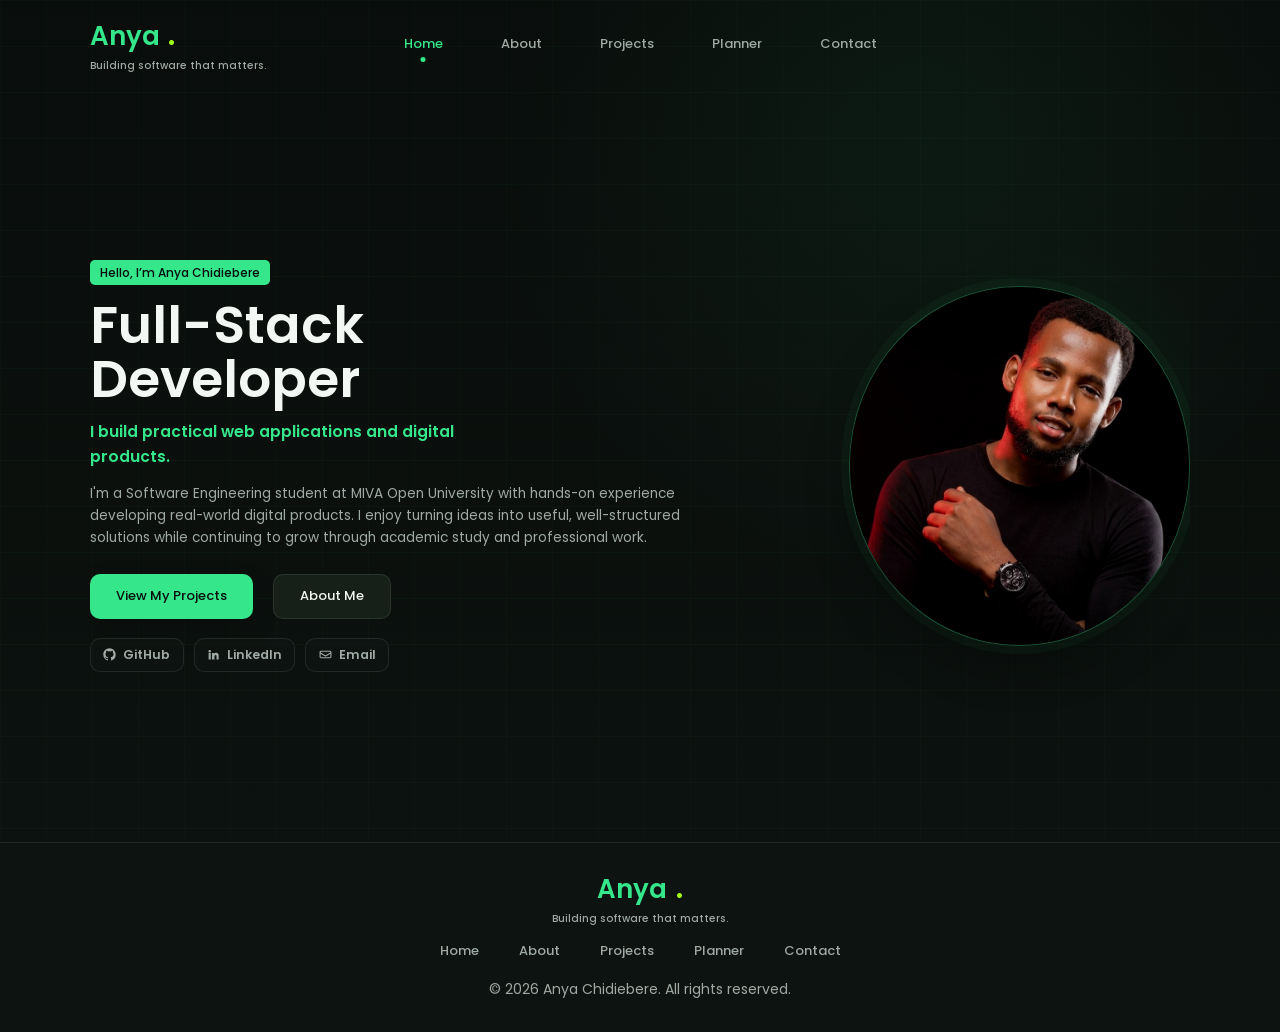
<file: index.html>
<!DOCTYPE html>
<html lang="en">
<head>
    <meta charset="UTF-8">
    <meta name="viewport" content="width=device-width, initial-scale=1.0">
    <meta name="description" content="The personal portfolio and academic planner of Anya Chidiebere Joshua.">
    <meta name="author" content="Anya Chidiebere Joshua">
    <title>Anya Chidiebere | Student Portfolio</title>
    <link rel="stylesheet" href="assets/css/style.css">
</head>
<body>
    <!-- Site header -->
    <header class="site-header" id="header">
        <nav class="site-nav" aria-label="Main navigation">
            <a class="nav-logo" href="index.html" aria-label="Anya home">
                <span class="nav-brand-line">
                    <span class="nav-name">Anya</span>
                    <span class="nav-dot" aria-hidden="true">.</span>
                </span>
                <span class="nav-tagline">Building software that matters.</span>
            </a>

            <div class="nav-menu" id="site-navigation">
                <ul class="nav_menu_list">
                    <li class="nav_list"><a class="nav-link active-link" href="index.html" aria-current="page">Home</a></li>
                    <li class="nav_list"><a class="nav-link" href="about.html">About</a></li>
                    <li class="nav_list"><a class="nav-link" href="projects.html">Projects</a></li>
                    <li class="nav_list"><a class="nav-link" href="planner.html">Planner</a></li>
                    <li class="nav_list"><a class="nav-link" href="contact.html">Contact</a></li>
                </ul>
            </div>

            <button class="nav-menu-btn" type="button" aria-label="Toggle navigation menu" aria-controls="site-navigation" aria-expanded="false">
                <span aria-hidden="true"></span>
                <span aria-hidden="true"></span>
                <span aria-hidden="true"></span>
            </button>
        </nav>
    </header>

    <!-- Homepage hero -->
    <main class="wrapper home-wrapper">
        <section class="home-hero" aria-labelledby="home-title">
            <div class="hero-text">
                <p class="hero-label">Hello, I’m Anya Chidiebere</p>
                <h1 id="home-title">Full-Stack Developer</h1>
                <p class="hero-welcome">I build practical web applications and digital products.</p>
                <p class="hero-bio">I'm a Software Engineering student at MIVA Open University with hands-on experience developing real-world digital products. I enjoy turning ideas into useful, well-structured solutions while continuing to grow through academic study and professional work.</p>
                <div class="hero-actions">
                    <a class="hero-button primary-button" href="projects.html">View My Projects</a>
                    <a class="hero-button secondary-button" href="about.html">About Me</a>
                </div>
                <div class="hero-socials" aria-label="Social links">
                    <a class="hero-social-link" href="https://github.com/Blaczeus" target="_blank" rel="noopener noreferrer">
                        <span class="social-icon github-icon" aria-hidden="true"></span>
                        <span>GitHub</span>
                    </a>
                    <a class="hero-social-link" href="https://www.linkedin.com/in/anya-chidiebere/" target="_blank" rel="noopener noreferrer">
                        <span class="social-icon linkedin-icon" aria-hidden="true"></span>
                        <span>LinkedIn</span>
                    </a>
                    <a class="hero-social-link" href="mailto:anyachidiebere.dev@gmail.com">
                        <span class="social-icon email-icon" aria-hidden="true"></span>
                        <span>Email</span>
                    </a>
                </div>
            </div>

            <div class="hero-image-area">
                <div class="profile-image">
                    <img src="assets/images/anya-profile.png" alt="Portrait of Anya Chidiebere Joshua">
                </div>
            </div>
        </section>
    </main>

    <!-- Site footer -->
    <footer class="site-footer">
        <div class="top-footer">
            <a class="footer-logo" href="index.html" aria-label="Anya home">
                <span class="nav-brand-line">
                    <span class="nav-name">Anya</span>
                    <span class="nav-dot" aria-hidden="true">.</span>
                </span>
                <span class="nav-tagline">Building software that matters.</span>
            </a>
        </div>
        <nav class="middle-footer" aria-label="Footer navigation">
            <ul class="footer-menu">
                <li class="footer_menu_list"><a href="index.html">Home</a></li>
                <li class="footer_menu_list"><a href="about.html">About</a></li>
                <li class="footer_menu_list"><a href="projects.html">Projects</a></li>
                <li class="footer_menu_list"><a href="planner.html">Planner</a></li>
                <li class="footer_menu_list"><a href="contact.html">Contact</a></li>
            </ul>
        </nav>
        <div class="bottom-footer">
            <p>&copy; 2026 Anya Chidiebere. All rights reserved.</p>
        </div>
    </footer>

    <script src="assets/js/main.js"></script>
</body>
</html>
</file>
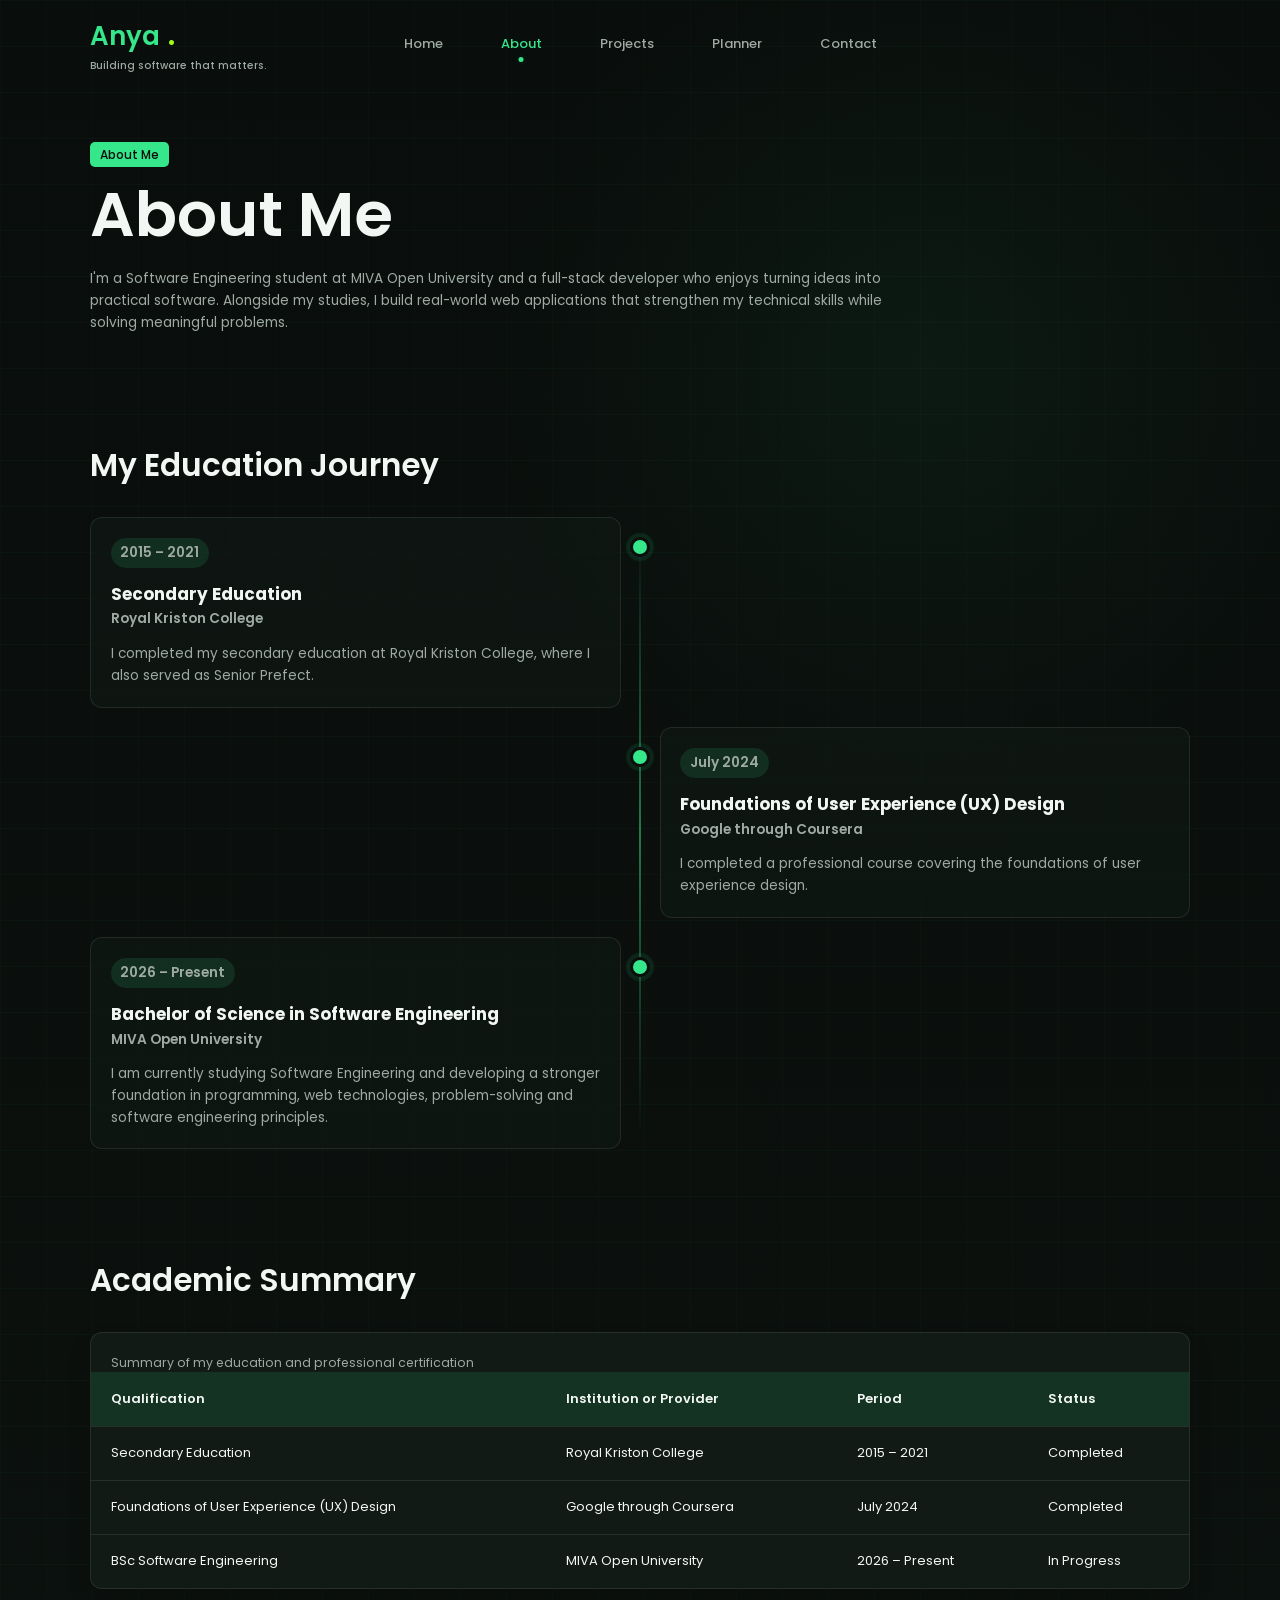
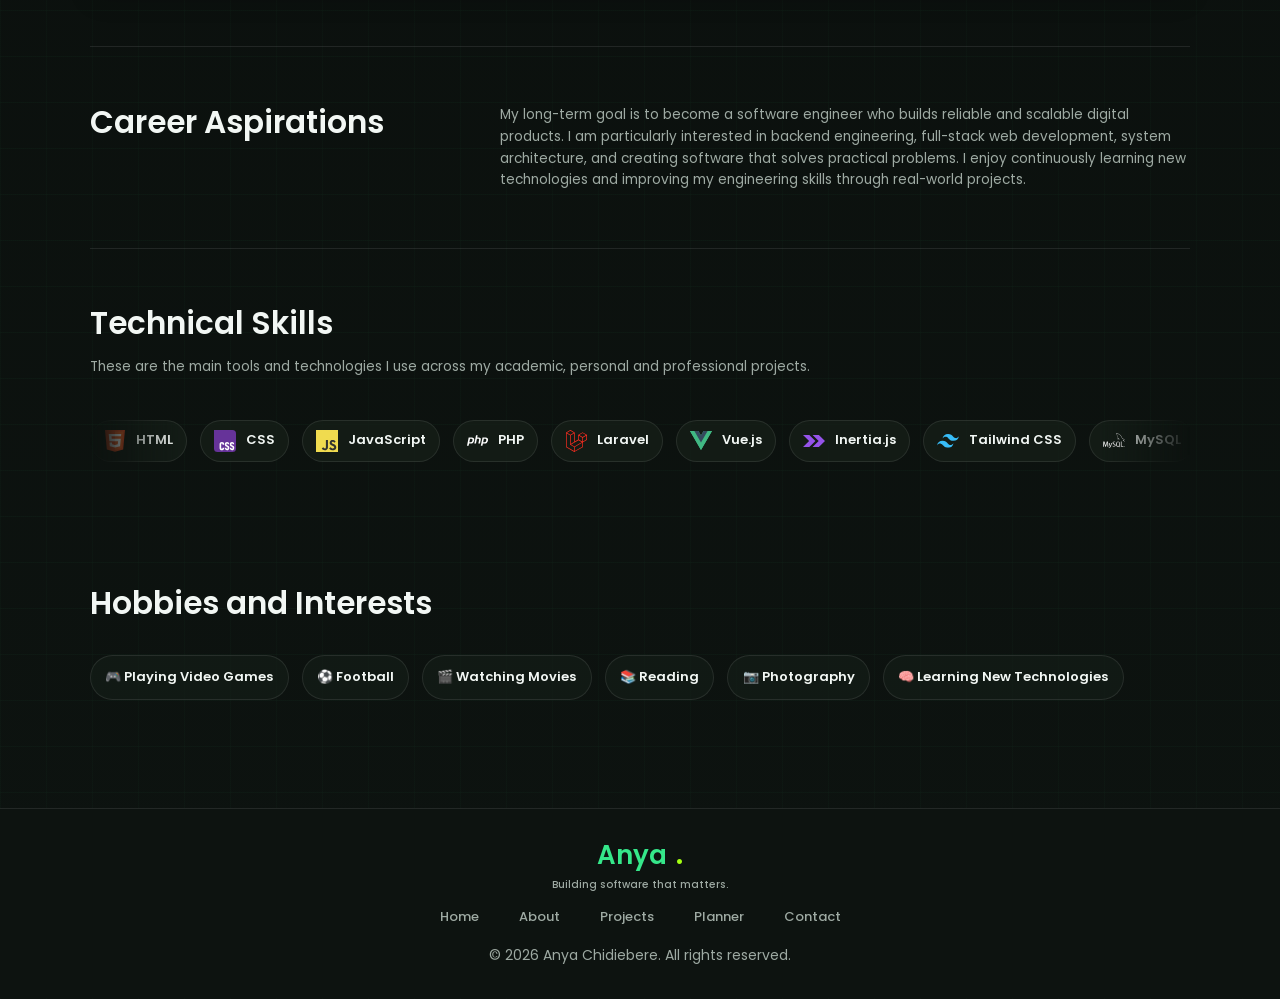
<file: about.html>
<!DOCTYPE html>
<html lang="en">
<head>
    <meta charset="UTF-8">
    <meta name="viewport" content="width=device-width, initial-scale=1.0">
    <meta name="description" content="The personal portfolio and academic planner of Anya Chidiebere Joshua.">
    <meta name="author" content="Anya Chidiebere Joshua">
    <title>About Me | Anya Chidiebere</title>
    <link rel="stylesheet" href="assets/css/style.css">
</head>
<body>
    <!-- Site header -->
    <header class="site-header" id="header">
        <nav class="site-nav" aria-label="Main navigation">
            <a class="nav-logo" href="index.html" aria-label="Anya home">
                <span class="nav-brand-line">
                    <span class="nav-name">Anya</span>
                    <span class="nav-dot" aria-hidden="true">.</span>
                </span>
                <span class="nav-tagline">Building software that matters.</span>
            </a>

            <div class="nav-menu" id="site-navigation">
                <ul class="nav_menu_list">
                    <li class="nav_list"><a class="nav-link" href="index.html">Home</a></li>
                    <li class="nav_list"><a class="nav-link active-link" href="about.html" aria-current="page">About</a></li>
                    <li class="nav_list"><a class="nav-link" href="projects.html">Projects</a></li>
                    <li class="nav_list"><a class="nav-link" href="planner.html">Planner</a></li>
                    <li class="nav_list"><a class="nav-link" href="contact.html">Contact</a></li>
                </ul>
            </div>

            <button class="nav-menu-btn" type="button" aria-label="Toggle navigation menu" aria-controls="site-navigation" aria-expanded="false">
                <span aria-hidden="true"></span>
                <span aria-hidden="true"></span>
                <span aria-hidden="true"></span>
            </button>
        </nav>
    </header>

    <!-- About page content -->
    <main class="wrapper about-wrapper">
        <!-- Page introduction -->
        <section class="about-section about-intro" aria-labelledby="about-title">
            <p class="section-kicker">About Me</p>
            <h1 id="about-title">About Me</h1>
            <p>I'm a Software Engineering student at MIVA Open University and a full-stack developer who enjoys turning ideas into practical software. Alongside my studies, I build real-world web applications that strengthen my technical skills while solving meaningful problems.</p>
        </section>

        <!-- Education journey -->
        <section class="about-section" aria-labelledby="education-journey-title">
            <div class="top-header about-heading">
                <h2 id="education-journey-title">My Education Journey</h2>
            </div>
            <ol class="timeline">
                <li class="timeline-item">
                    <article class="timeline-card">
                        <p class="timeline-period">2015 – 2021</p>
                        <h3>Secondary Education</h3>
                        <p class="timeline-institution">Royal Kriston College</p>
                        <p>I completed my secondary education at Royal Kriston College, where I also served as Senior Prefect.</p>
                    </article>
                </li>
                <li class="timeline-item">
                    <article class="timeline-card">
                        <p class="timeline-period">July 2024</p>
                        <h3>Foundations of User Experience (UX) Design</h3>
                        <p class="timeline-institution">Google through Coursera</p>
                        <p>I completed a professional course covering the foundations of user experience design.</p>
                    </article>
                </li>
                <li class="timeline-item">
                    <article class="timeline-card">
                        <p class="timeline-period">2026 – Present</p>
                        <h3>Bachelor of Science in Software Engineering</h3>
                        <p class="timeline-institution">MIVA Open University</p>
                        <p>I am currently studying Software Engineering and developing a stronger foundation in programming, web technologies, problem-solving and software engineering principles.</p>
                    </article>
                </li>
            </ol>
        </section>

        <!-- Education table -->
        <section class="about-section" aria-labelledby="education-table-title">
            <div class="top-header about-heading">
                <h2 id="education-table-title">Academic Summary</h2>
            </div>
            <div class="table-wrap">
                <table class="education-table">
                    <caption>Summary of my education and professional certification</caption>
                    <thead>
                        <tr>
                            <th scope="col">Qualification</th>
                            <th scope="col">Institution or Provider</th>
                            <th scope="col">Period</th>
                            <th scope="col">Status</th>
                        </tr>
                    </thead>
                    <tbody>
                        <tr>
                            <td>Secondary Education</td>
                            <td>Royal Kriston College</td>
                            <td>2015 – 2021</td>
                            <td>Completed</td>
                        </tr>
                        <tr>
                            <td>Foundations of User Experience (UX) Design</td>
                            <td>Google through Coursera</td>
                            <td>July 2024</td>
                            <td>Completed</td>
                        </tr>
                        <tr>
                            <td>BSc Software Engineering</td>
                            <td>MIVA Open University</td>
                            <td>2026 – Present</td>
                            <td>In Progress</td>
                        </tr>
                    </tbody>
                </table>
            </div>
        </section>

        <!-- Career aspirations -->
        <section class="about-section career-layout" aria-labelledby="career-title">
            <h2 id="career-title">Career Aspirations</h2>
            <p>My long-term goal is to become a software engineer who builds reliable and scalable digital products. I am particularly interested in backend engineering, full-stack web development, system architecture, and creating software that solves practical problems. I enjoy continuously learning new technologies and improving my engineering skills through real-world projects.</p>
        </section>

        <!-- Technical skills -->
        <section class="about-section" aria-labelledby="skills-title">
            <div class="top-header about-heading">
                <h2 id="skills-title">Technical Skills</h2>
                <p>These are the main tools and technologies I use across my academic, personal and professional projects.</p>
            </div>
            <div class="skills-marquee" aria-label="Technical skills list">
                <div class="skills-track">
                    <ul class="skills-group">
                        <li class="skill-item" tabindex="0"><img src="assets/skills/html5.svg" alt="HTML logo"><span>HTML</span></li>
                        <li class="skill-item" tabindex="0"><img src="assets/skills/css.svg" alt="CSS logo"><span>CSS</span></li>
                        <li class="skill-item" tabindex="0"><img src="assets/skills/javascript.svg" alt="JavaScript logo"><span>JavaScript</span></li>
                        <li class="skill-item" tabindex="0"><img src="assets/skills/Php_dark.svg" alt="PHP logo"><span>PHP</span></li>
                        <li class="skill-item" tabindex="0"><img src="assets/skills/laravel.svg" alt="Laravel logo"><span>Laravel</span></li>
                        <li class="skill-item" tabindex="0"><img src="assets/skills/vue.svg" alt="Vue.js logo"><span>Vue.js</span></li>
                        <li class="skill-item" tabindex="0"><img src="assets/skills/inertia.svg" alt="Inertia.js logo"><span>Inertia.js</span></li>
                        <li class="skill-item" tabindex="0"><img src="assets/skills/tailwindcss.svg" alt="Tailwind CSS logo"><span>Tailwind CSS</span></li>
                        <li class="skill-item" tabindex="0"><img src="assets/skills/MySQL_wordmark_dark.svg" alt="MySQL logo"><span>MySQL</span></li>
                        <li class="skill-item" tabindex="0"><img src="assets/skills/git.svg" alt="Git logo"><span>Git</span></li>
                        <li class="skill-item" tabindex="0"><img src="assets/skills/GitHub_dark.svg" alt="GitHub logo"><span>GitHub</span></li>
                    </ul>
                    <ul class="skills-group" aria-hidden="true">
                        <li class="skill-item duplicate-skill" tabindex="-1"><img src="assets/skills/html5.svg" alt=""><span>HTML</span></li>
                        <li class="skill-item duplicate-skill" tabindex="-1"><img src="assets/skills/css.svg" alt=""><span>CSS</span></li>
                        <li class="skill-item duplicate-skill" tabindex="-1"><img src="assets/skills/javascript.svg" alt=""><span>JavaScript</span></li>
                        <li class="skill-item duplicate-skill" tabindex="-1"><img src="assets/skills/Php_dark.svg" alt=""><span>PHP</span></li>
                        <li class="skill-item duplicate-skill" tabindex="-1"><img src="assets/skills/laravel.svg" alt=""><span>Laravel</span></li>
                        <li class="skill-item duplicate-skill" tabindex="-1"><img src="assets/skills/vue.svg" alt=""><span>Vue.js</span></li>
                        <li class="skill-item duplicate-skill" tabindex="-1"><img src="assets/skills/inertia.svg" alt=""><span>Inertia.js</span></li>
                        <li class="skill-item duplicate-skill" tabindex="-1"><img src="assets/skills/tailwindcss.svg" alt=""><span>Tailwind CSS</span></li>
                        <li class="skill-item duplicate-skill" tabindex="-1"><img src="assets/skills/MySQL_wordmark_dark.svg" alt=""><span>MySQL</span></li>
                        <li class="skill-item duplicate-skill" tabindex="-1"><img src="assets/skills/git.svg" alt=""><span>Git</span></li>
                        <li class="skill-item duplicate-skill" tabindex="-1"><img src="assets/skills/GitHub_dark.svg" alt=""><span>GitHub</span></li>
                    </ul>
                </div>
            </div>
        </section>

        <!-- Hobbies and interests -->
        <section class="about-section" aria-labelledby="hobbies-title">
            <div class="top-header about-heading">
                <h2 id="hobbies-title">Hobbies and Interests</h2>
            </div>
            <ul class="hobbies-list">
                <li>🎮 Playing Video Games</li>
                <li>⚽ Football</li>
                <li>🎬 Watching Movies</li>
                <li>📚 Reading</li>
                <li>📷 Photography</li>
                <li>🧠 Learning New Technologies</li>
            </ul>
        </section>
    </main>

    <!-- Site footer -->
    <footer class="site-footer">
        <div class="top-footer">
            <a class="footer-logo" href="index.html" aria-label="Anya home">
                <span class="nav-brand-line">
                    <span class="nav-name">Anya</span>
                    <span class="nav-dot" aria-hidden="true">.</span>
                </span>
                <span class="nav-tagline">Building software that matters.</span>
            </a>
        </div>
        <nav class="middle-footer" aria-label="Footer navigation">
            <ul class="footer-menu">
                <li class="footer_menu_list"><a href="index.html">Home</a></li>
                <li class="footer_menu_list"><a href="about.html">About</a></li>
                <li class="footer_menu_list"><a href="projects.html">Projects</a></li>
                <li class="footer_menu_list"><a href="planner.html">Planner</a></li>
                <li class="footer_menu_list"><a href="contact.html">Contact</a></li>
            </ul>
        </nav>
        <div class="bottom-footer">
            <p>&copy; 2026 Anya Chidiebere. All rights reserved.</p>
        </div>
    </footer>

    <script src="assets/js/main.js"></script>
</body>
</html>
</file>
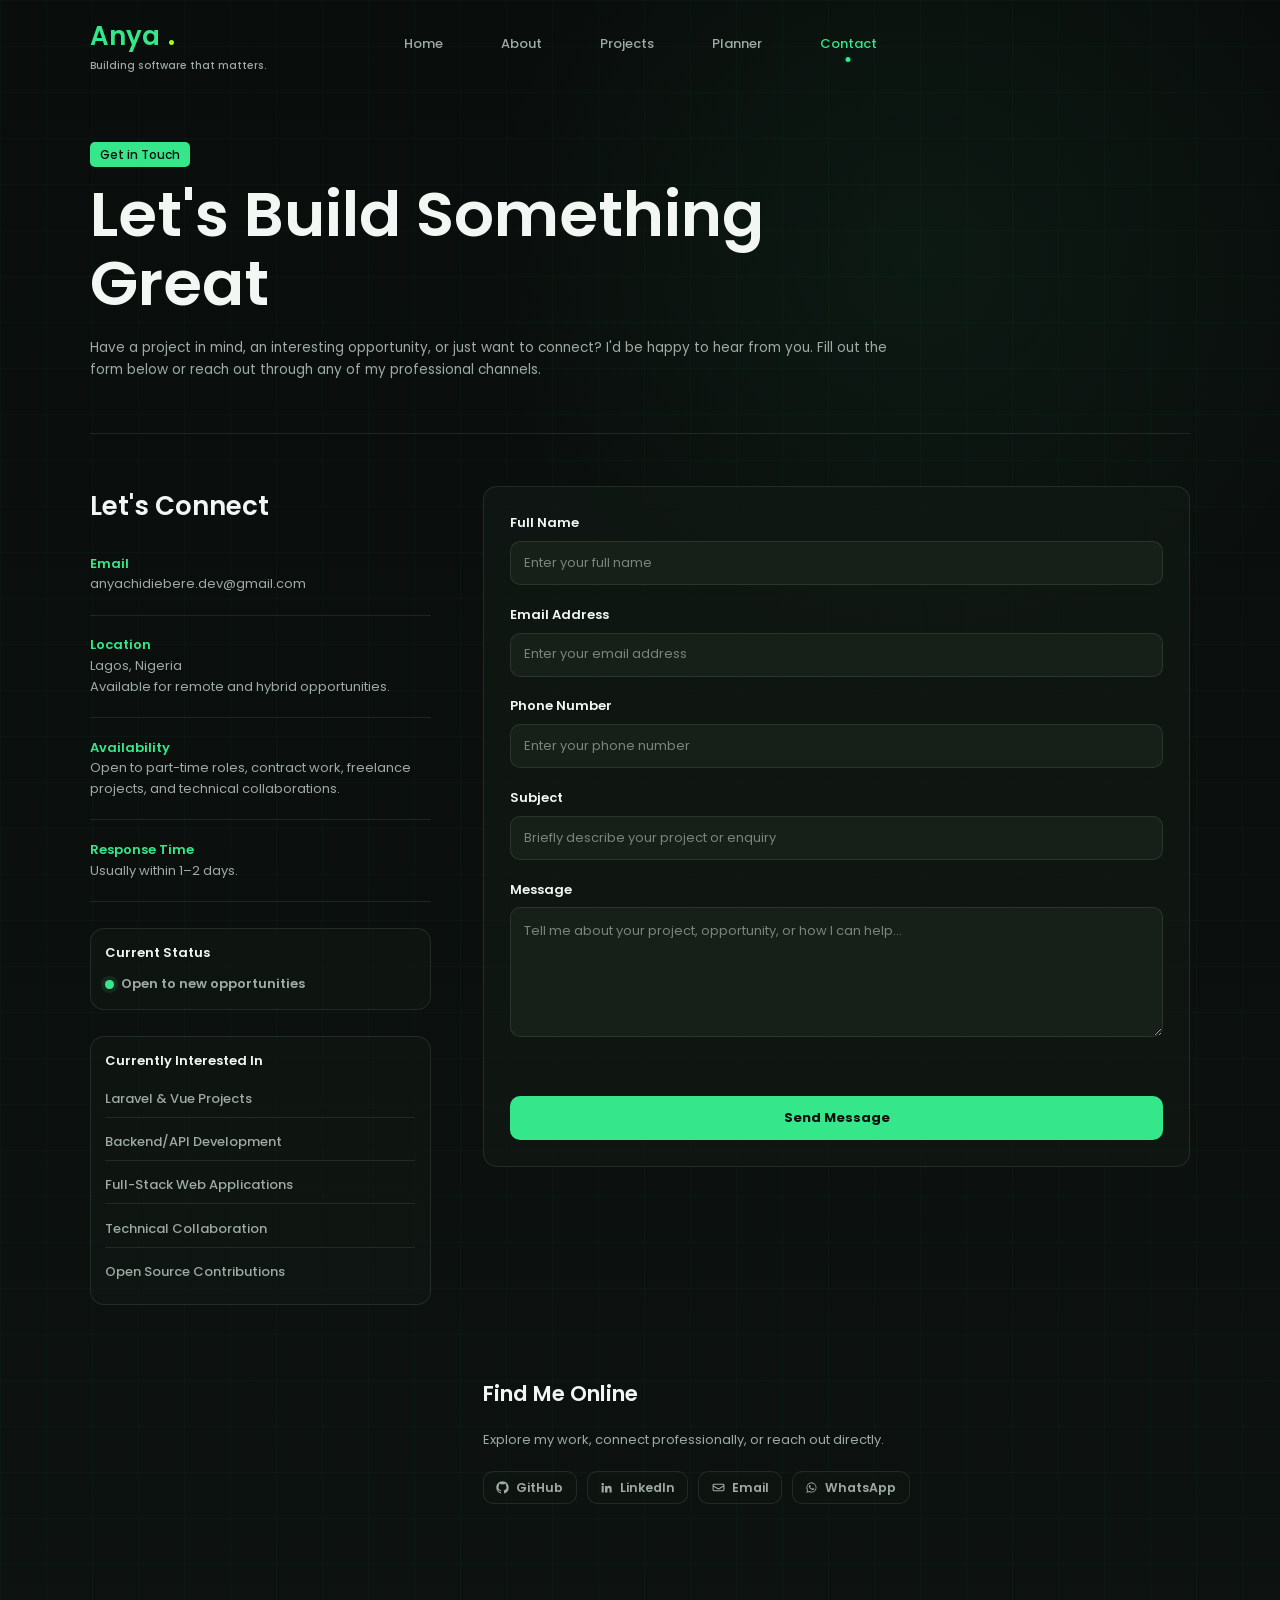
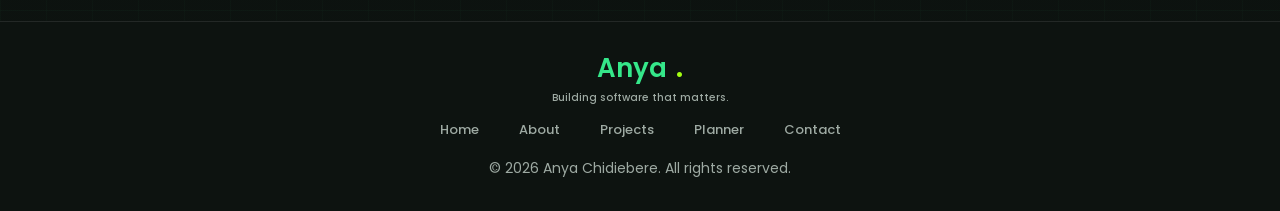
<file: contact.html>
<!DOCTYPE html>
<html lang="en">
<head>
    <meta charset="UTF-8">
    <meta name="viewport" content="width=device-width, initial-scale=1.0">
    <meta name="description" content="The personal portfolio and academic planner of Anya Chidiebere Joshua.">
    <meta name="author" content="Anya Chidiebere Joshua">
    <title>Contact Me | Anya Chidiebere</title>
    <link rel="stylesheet" href="assets/css/style.css">
</head>
<body>
    <!-- Site header -->
    <header class="site-header" id="header">
        <nav class="site-nav" aria-label="Main navigation">
            <a class="nav-logo" href="index.html" aria-label="Anya home">
                <span class="nav-brand-line">
                    <span class="nav-name">Anya</span>
                    <span class="nav-dot" aria-hidden="true">.</span>
                </span>
                <span class="nav-tagline">Building software that matters.</span>
            </a>

            <div class="nav-menu" id="site-navigation">
                <ul class="nav_menu_list">
                    <li class="nav_list"><a class="nav-link" href="index.html">Home</a></li>
                    <li class="nav_list"><a class="nav-link" href="about.html">About</a></li>
                    <li class="nav_list"><a class="nav-link" href="projects.html">Projects</a></li>
                    <li class="nav_list"><a class="nav-link" href="planner.html">Planner</a></li>
                    <li class="nav_list"><a class="nav-link active-link" href="contact.html" aria-current="page">Contact</a></li>
                </ul>
            </div>

            <button class="nav-menu-btn" type="button" aria-label="Toggle navigation menu" aria-controls="site-navigation" aria-expanded="false">
                <span aria-hidden="true"></span>
                <span aria-hidden="true"></span>
                <span aria-hidden="true"></span>
            </button>
        </nav>
    </header>

    <!-- Contact page content -->
    <main class="wrapper contact-wrapper">
        <!-- Contact introduction -->
        <section class="contact-intro" aria-labelledby="contact-title">
            <p class="section-kicker">Get in Touch</p>
            <h1 id="contact-title">Let&apos;s Build Something Great</h1>
            <p>Have a project in mind, an interesting opportunity, or just want to connect? I&apos;d be happy to hear from you. Fill out the form below or reach out through any of my professional channels.</p>
        </section>

        <!-- Contact details and form -->
        <section class="contact-layout" aria-label="Contact details and message form">
            <div class="contact-details">
                <h2>Let&apos;s Connect</h2>
                <dl class="contact-info-list">
                    <div class="contact-info-item">
                        <dt>Email</dt>
                        <dd><a href="mailto:anyachidiebere.dev@gmail.com">anyachidiebere.dev@gmail.com</a></dd>
                    </div>
                    <div class="contact-info-item">
                        <dt>Location</dt>
                        <dd>Lagos, Nigeria<br>Available for remote and hybrid opportunities.</dd>
                    </div>
                    <div class="contact-info-item">
                        <dt>Availability</dt>
                        <dd>Open to part-time roles, contract work, freelance projects, and technical collaborations.</dd>
                    </div>
                    <div class="contact-info-item">
                        <dt>Response Time</dt>
                        <dd>Usually within 1–2 days.</dd>
                    </div>
                </dl>

                <div class="contact-status-card">
                    <h3>Current Status</h3>
                    <p><span class="status-dot" aria-hidden="true"></span>Open to new opportunities</p>
                </div>

                <div class="contact-interest">
                    <h3>Currently Interested In</h3>
                    <ul>
                        <li>Laravel &amp; Vue Projects</li>
                        <li>Backend/API Development</li>
                        <li>Full-Stack Web Applications</li>
                        <li>Technical Collaboration</li>
                        <li>Open Source Contributions</li>
                    </ul>
                </div>
            </div>

            <form class="contact-form" id="contact-form" novalidate>
                <div class="contact-field">
                    <label for="contact-name">Full Name</label>
                    <input type="text" id="contact-name" name="fullName" placeholder="Enter your full name">
                </div>
                <div class="contact-field">
                    <label for="contact-email">Email Address</label>
                    <input type="email" id="contact-email" name="emailAddress" placeholder="Enter your email address">
                </div>
                <div class="contact-field">
                    <label for="contact-phone">Phone Number</label>
                    <input type="tel" id="contact-phone" name="phoneNumber" placeholder="Enter your phone number">
                </div>
                <div class="contact-field">
                    <label for="contact-subject">Subject</label>
                    <input type="text" id="contact-subject" name="subject" placeholder="Briefly describe your project or enquiry">
                </div>
                <div class="contact-field">
                    <label for="contact-message">Message</label>
                    <textarea id="contact-message" name="message" placeholder="Tell me about your project, opportunity, or how I can help..."></textarea>
                </div>
                <p class="contact-form-message" id="contact-form-message" aria-live="polite"></p>
                <button class="contact-submit" type="submit">Send Message</button>
            </form>

            <!-- Contact options -->
            <div class="contact-options">
                <h2>Find Me Online</h2>
                <p>Explore my work, connect professionally, or reach out directly.</p>
                <div class="contact-option-links" aria-label="Contact options">
                    <a class="hero-social-link" href="https://github.com/Blaczeus" target="_blank" rel="noopener noreferrer">
                        <span class="social-icon github-icon" aria-hidden="true"></span>
                        <span>GitHub</span>
                    </a>
                    <a class="hero-social-link" href="https://www.linkedin.com/in/anya-chidiebere/" target="_blank" rel="noopener noreferrer">
                        <span class="social-icon linkedin-icon" aria-hidden="true"></span>
                        <span>LinkedIn</span>
                    </a>
                    <a class="hero-social-link" href="mailto:anyachidiebere.dev@gmail.com">
                        <span class="social-icon email-icon" aria-hidden="true"></span>
                        <span>Email</span>
                    </a>
                    <a class="hero-social-link" href="https://wa.me/2349129524232?text=Hello%20Chidiebere%2C%0A%0AI%20came%20across%20your%20portfolio%20and%20wanted%20to%20reach%20out%20regarding..." target="_blank" rel="noopener noreferrer">
                        <span class="social-icon whatsapp-icon" aria-hidden="true"></span>
                        <span>WhatsApp</span>
                    </a>
                </div>
            </div>
        </section>
    </main>

    <!-- Site footer -->
    <footer class="site-footer">
        <div class="top-footer">
            <a class="footer-logo" href="index.html" aria-label="Anya home">
                <span class="nav-brand-line">
                    <span class="nav-name">Anya</span>
                    <span class="nav-dot" aria-hidden="true">.</span>
                </span>
                <span class="nav-tagline">Building software that matters.</span>
            </a>
        </div>
        <nav class="middle-footer" aria-label="Footer navigation">
            <ul class="footer-menu">
                <li class="footer_menu_list"><a href="index.html">Home</a></li>
                <li class="footer_menu_list"><a href="about.html">About</a></li>
                <li class="footer_menu_list"><a href="projects.html">Projects</a></li>
                <li class="footer_menu_list"><a href="planner.html">Planner</a></li>
                <li class="footer_menu_list"><a href="contact.html">Contact</a></li>
            </ul>
        </nav>
        <div class="bottom-footer">
            <p>&copy; 2026 Anya Chidiebere. All rights reserved.</p>
        </div>
    </footer>

    <script src="assets/js/main.js"></script>
    <script src="assets/js/contact.js"></script>
</body>
</html>
</file>
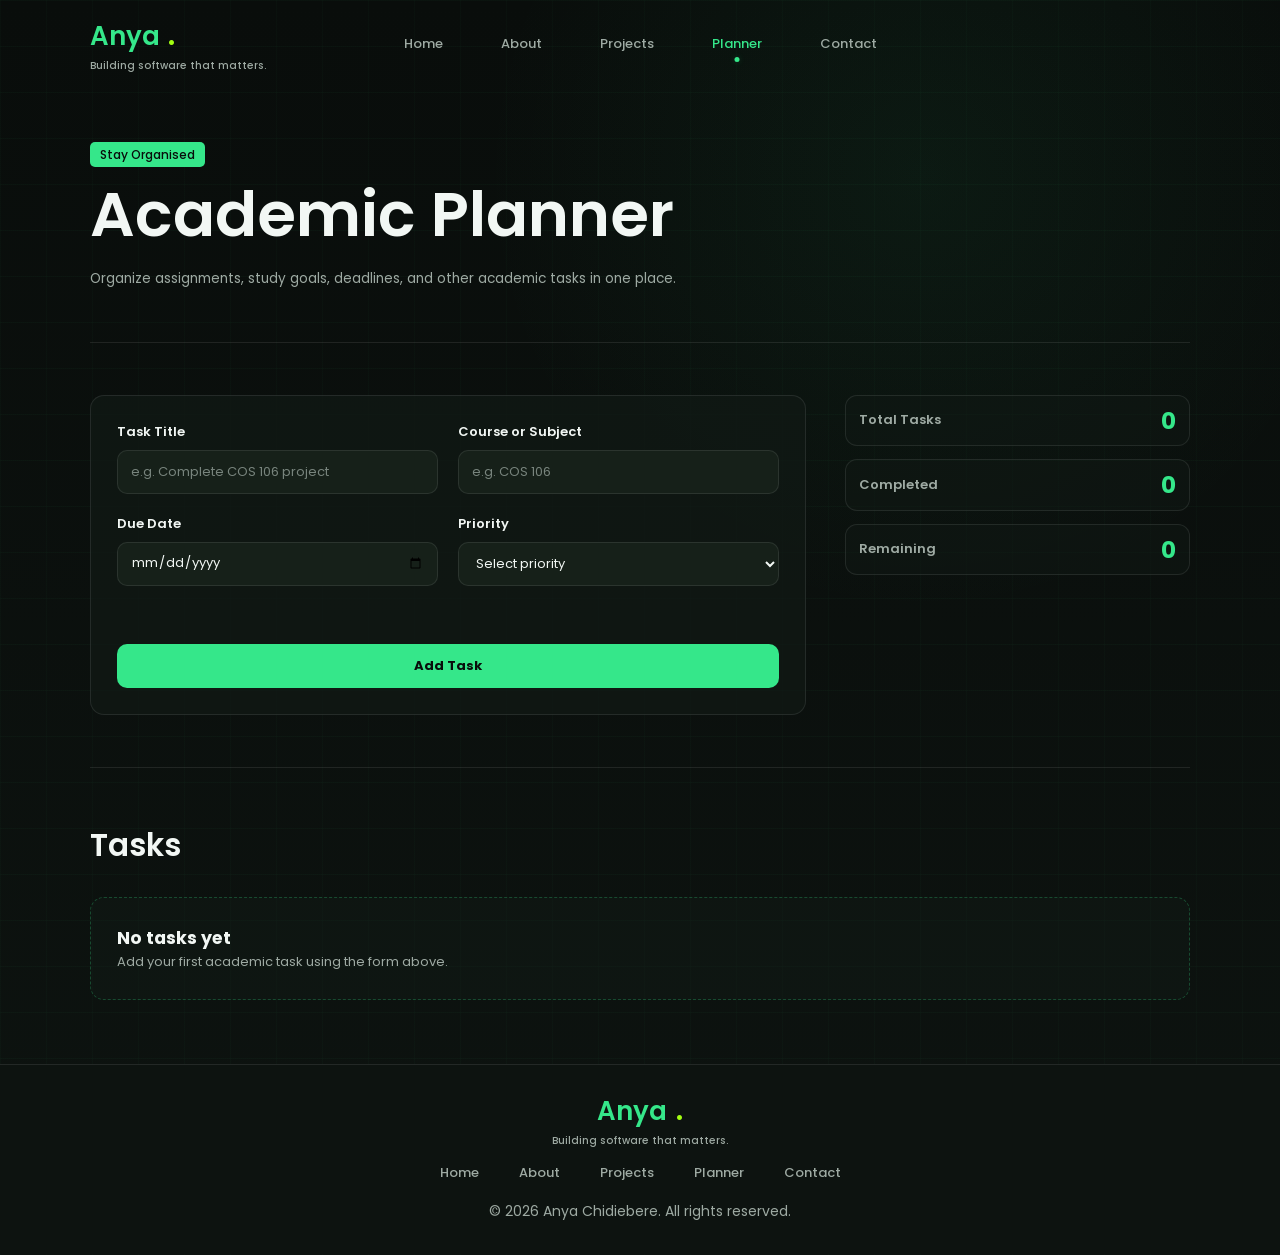
<file: planner.html>
<!DOCTYPE html>
<html lang="en">
<head>
    <meta charset="UTF-8">
    <meta name="viewport" content="width=device-width, initial-scale=1.0">
    <meta name="description" content="The personal portfolio and academic planner of Anya Chidiebere Joshua.">
    <meta name="author" content="Anya Chidiebere Joshua">
    <title>Academic Planner | Anya Chidiebere</title>
    <link rel="stylesheet" href="assets/css/style.css">
</head>
<body>
    <!-- Site header -->
    <header class="site-header" id="header">
        <nav class="site-nav" aria-label="Main navigation">
            <a class="nav-logo" href="index.html" aria-label="Anya home">
                <span class="nav-brand-line">
                    <span class="nav-name">Anya</span>
                    <span class="nav-dot" aria-hidden="true">.</span>
                </span>
                <span class="nav-tagline">Building software that matters.</span>
            </a>

            <div class="nav-menu" id="site-navigation">
                <ul class="nav_menu_list">
                    <li class="nav_list"><a class="nav-link" href="index.html">Home</a></li>
                    <li class="nav_list"><a class="nav-link" href="about.html">About</a></li>
                    <li class="nav_list"><a class="nav-link" href="projects.html">Projects</a></li>
                    <li class="nav_list"><a class="nav-link active-link" href="planner.html" aria-current="page">Planner</a></li>
                    <li class="nav_list"><a class="nav-link" href="contact.html">Contact</a></li>
                </ul>
            </div>

            <button class="nav-menu-btn" type="button" aria-label="Toggle navigation menu" aria-controls="site-navigation" aria-expanded="false">
                <span aria-hidden="true"></span>
                <span aria-hidden="true"></span>
                <span aria-hidden="true"></span>
            </button>
        </nav>
    </header>

    <!-- Academic planner content -->
    <main class="wrapper planner-wrapper">
        <!-- Planner introduction -->
        <section class="planner-intro" aria-labelledby="planner-title">
            <p class="section-kicker">Stay Organised</p>
            <h1 id="planner-title">Academic Planner</h1>
            <p>Organize assignments, study goals, deadlines, and other academic tasks in one place.</p>
        </section>

        <!-- Planner form and summary -->
        <section class="planner-panel" aria-label="Task planner controls">
            <form class="task-form" id="task-form" novalidate>
                <div class="form-field">
                    <label for="task-title">Task Title</label>
                    <input type="text" id="task-title" name="taskTitle" placeholder="e.g. Complete COS 106 project">
                </div>
                <div class="form-field">
                    <label for="task-course">Course or Subject</label>
                    <input type="text" id="task-course" name="taskCourse" placeholder="e.g. COS 106">
                </div>
                <div class="form-field">
                    <label for="task-due-date">Due Date</label>
                    <input type="date" id="task-due-date" name="taskDueDate">
                </div>
                <div class="form-field">
                    <label for="task-priority">Priority</label>
                    <select id="task-priority" name="taskPriority">
                        <option value="">Select priority</option>
                        <option value="Low">Low</option>
                        <option value="Medium">Medium</option>
                        <option value="High">High</option>
                    </select>
                </div>
                <p class="form-message" id="task-form-message" aria-live="polite"></p>
                <button class="planner-button" type="submit">Add Task</button>
            </form>

            <div class="task-summary" aria-label="Task summary">
                <div class="summary-item">
                    <span>Total Tasks</span>
                    <strong id="total-tasks">0</strong>
                </div>
                <div class="summary-item">
                    <span>Completed</span>
                    <strong id="completed-tasks">0</strong>
                </div>
                <div class="summary-item">
                    <span>Remaining</span>
                    <strong id="remaining-tasks">0</strong>
                </div>
            </div>
        </section>

        <!-- Task list -->
        <section class="task-section" aria-labelledby="task-list-title">
            <div class="task-section-heading">
                <h2 id="task-list-title">Tasks</h2>
            </div>
            <div class="empty-state" id="empty-state">
                <h3>No tasks yet</h3>
                <p>Add your first academic task using the form above.</p>
            </div>
            <ul class="task-list" id="task-list" aria-live="polite"></ul>
        </section>
    </main>

    <!-- Site footer -->
    <footer class="site-footer">
        <div class="top-footer">
            <a class="footer-logo" href="index.html" aria-label="Anya home">
                <span class="nav-brand-line">
                    <span class="nav-name">Anya</span>
                    <span class="nav-dot" aria-hidden="true">.</span>
                </span>
                <span class="nav-tagline">Building software that matters.</span>
            </a>
        </div>
        <nav class="middle-footer" aria-label="Footer navigation">
            <ul class="footer-menu">
                <li class="footer_menu_list"><a href="index.html">Home</a></li>
                <li class="footer_menu_list"><a href="about.html">About</a></li>
                <li class="footer_menu_list"><a href="projects.html">Projects</a></li>
                <li class="footer_menu_list"><a href="planner.html">Planner</a></li>
                <li class="footer_menu_list"><a href="contact.html">Contact</a></li>
            </ul>
        </nav>
        <div class="bottom-footer">
            <p>&copy; 2026 Anya Chidiebere. All rights reserved.</p>
        </div>
    </footer>

    <script src="assets/js/main.js"></script>
    <script src="assets/js/planner.js"></script>
</body>
</html>
</file>
<file: assets/css/style.css>
/* CSS variables */
@import url("https://fonts.googleapis.com/css2?family=Poppins:wght@400;500;600;700&display=swap");

:root {
    --color-background: #090d0b;
    --color-background-alt: #0d1310;
    --color-surface: #111a15;
    --color-surface-soft: #162019;
    --color-text: #f2f7f4;
    --color-muted: #9eaaa3;
    --color-border: rgba(255, 255, 255, 0.09);
    --color-primary: #35e78a;
    --color-primary-strong: #16c96d;
    --color-primary-soft: rgba(53, 231, 138, 0.12);
    --color-accent: #a3ff12;
    --color-glow: rgba(53, 231, 138, 0.18);
    --body-color: var(--color-background);
    --color-white: var(--color-text);
    --text-color: var(--color-text);
    --text-color-muted: var(--color-muted);
    --brand-color: var(--color-primary);
    --accent-color: var(--color-primary);
    --border-color: var(--color-border);
    --shadow-color: rgba(0, 0, 0, 0.35);
    --font-main: "Poppins", Arial, sans-serif;
    --max-width: 1100px;
    --header-height: 90px;
    --header-height-scrolled: 70px;
    --radius-sm: 10px;
    --space-sm: 0.75rem;
    --space-md: 1rem;
    --space-lg: 1.5rem;
    --space-xl: 2rem;
}

/* Reset and base styles */
* {
    box-sizing: border-box;
    margin: 0;
    padding: 0;
}

html {
    font-size: 13px;
    background: var(--color-background);
    scrollbar-color: rgba(52, 224, 132, 0.48) transparent;
    scrollbar-width: thin;
}

::-webkit-scrollbar {
    width: 5px;
    height: 5px;
}

::-webkit-scrollbar-track {
    background: transparent;
}

::-webkit-scrollbar-thumb {
    border-radius: 999px;
    background: rgba(52, 224, 132, 0.42);
}

::-webkit-scrollbar-thumb:hover {
    background: rgba(52, 224, 132, 0.72);
}

body {
    min-height: 100vh;
    display: flex;
    flex-direction: column;
    font-family: var(--font-main);
    line-height: 1.6;
    color: var(--text-color);
    background:
        radial-gradient(circle at 72% 14%, rgba(53, 231, 138, 0.055), transparent 34rem),
        linear-gradient(rgba(53, 231, 138, 0.026) 1px, transparent 1px),
        linear-gradient(90deg, rgba(53, 231, 138, 0.018) 1px, transparent 1px),
        linear-gradient(180deg, var(--color-background), var(--color-background-alt));
    background-size: auto, 46px 46px, 46px 46px, auto;
}

a {
    color: inherit;
    text-decoration: none;
}

ul {
    list-style: none;
}

button {
    font: inherit;
}

:focus-visible {
    outline: 3px solid rgba(163, 255, 18, 0.62);
    outline-offset: 4px;
}

/* Shared layout */
.wrapper {
    width: min(100% - 2rem, var(--max-width));
    min-height: calc(100vh - var(--header-height));
    display: grid;
    place-items: center;
    margin: 0 auto;
    padding: calc(var(--header-height) + 4rem) 0 4rem;
}

.reveal-item {
    opacity: 0;
    transform: translateY(42px);
    transition: opacity 0.85s cubic-bezier(0.2, 0.8, 0.2, 1), transform 0.85s cubic-bezier(0.2, 0.8, 0.2, 1);
    will-change: opacity, transform;
}

.reveal-from-top {
    transform: translateY(-38px);
}

.reveal-from-left {
    transform: translateX(-42px);
}

.reveal-from-right {
    transform: translateX(42px);
}

.reveal-item.is-visible {
    opacity: 1;
    transform: translate(0, 0);
}

@keyframes entranceFromTop {
    from {
        opacity: 0;
        transform: translateY(-34px);
    }

    to {
        opacity: 1;
        transform: translateY(0);
    }
}

@keyframes entranceFromBottom {
    from {
        opacity: 0;
        transform: translateY(42px);
    }

    to {
        opacity: 1;
        transform: translateY(0);
    }
}

@keyframes entranceFromRight {
    from {
        opacity: 0;
        transform: translateX(46px);
    }

    to {
        opacity: 1;
        transform: translateX(0);
    }
}

.home-hero .hero-label,
.home-hero h1,
.home-hero .hero-welcome,
.home-hero .hero-bio,
.home-hero .hero-actions,
.home-hero .hero-socials,
.home-hero .hero-image-area {
    animation-duration: 0.9s;
    animation-fill-mode: both;
    animation-timing-function: cubic-bezier(0.2, 0.8, 0.2, 1);
}

.home-hero .hero-label {
    animation-name: entranceFromTop;
    animation-delay: 0.08s;
}

.home-hero h1 {
    animation-name: entranceFromBottom;
    animation-delay: 0.2s;
}

.home-hero .hero-welcome {
    animation-name: entranceFromBottom;
    animation-delay: 0.34s;
}

.home-hero .hero-bio {
    animation-name: entranceFromBottom;
    animation-delay: 0.48s;
}

.home-hero .hero-actions {
    animation-name: entranceFromBottom;
    animation-delay: 0.62s;
}

.home-hero .hero-socials {
    animation-name: entranceFromBottom;
    animation-delay: 0.76s;
}

.home-hero .hero-image-area {
    animation-name: entranceFromRight;
    animation-delay: 0.42s;
}

/* Header and navigation */
.site-header {
    position: fixed;
    top: 0;
    left: 0;
    z-index: 100;
    width: 100%;
    height: var(--header-height);
    background: transparent;
    border-bottom: 1px solid transparent;
    transition: height 0.3s ease, box-shadow 0.3s ease, background-color 0.3s ease, border-color 0.3s ease;
}

.site-header::before {
    content: "";
    position: absolute;
    inset: 0;
    pointer-events: none;
    background: transparent;
    backdrop-filter: none;
    -webkit-backdrop-filter: none;
    transition: background-color 0.3s ease, backdrop-filter 0.3s ease;
    z-index: 0;
}

.site-header.header-scrolled {
    height: var(--header-height-scrolled);
    background: transparent;
    border-bottom-color: var(--border-color);
    box-shadow: 0 12px 28px rgba(0, 0, 0, 0.28);
}

.site-header.header-scrolled::before {
    background: rgba(9, 13, 11, 0.82);
    backdrop-filter: blur(16px);
    -webkit-backdrop-filter: blur(16px);
}

.site-nav {
    width: min(100% - 2rem, var(--max-width));
    height: 100%;
    position: relative;
    z-index: 1;
    display: grid;
    grid-template-columns: 1fr auto 1fr;
    align-items: center;
    gap: var(--space-xl);
    margin: 0 auto;
}

.nav-logo {
    display: inline-flex;
    align-items: flex-start;
    flex-direction: column;
    justify-self: start;
    gap: 0.18rem;
    min-width: 5rem;
}

.nav-brand-line {
    display: inline-flex;
    align-items: baseline;
    gap: 0.65rem;
}

.nav-name {
    font-size: 2rem;
    font-weight: 600;
    color: var(--brand-color);
}

.nav-dot {
    font-size: 2rem;
    font-weight: 700;
    line-height: 1;
    color: var(--color-accent);
}

.nav-tagline {
    color: var(--color-muted);
    font-size: 0.78rem;
    font-weight: 500;
    line-height: 1.2;
    white-space: nowrap;
}

.nav-menu,
.nav_menu_list {
    display: flex;
    align-items: center;
}

.nav-menu {
    justify-self: center;
    grid-column: 2;
}

.nav_list {
    position: relative;
}

.nav-link {
    display: inline-flex;
    align-items: center;
    min-height: 2.75rem;
    padding-inline: 15px;
    margin-inline: 14px;
    color: var(--color-muted);
    font-weight: 500;
    transition: color 0.3s ease;
}

.nav-link:hover,
.active-link {
    color: var(--color-primary);
}

.active-link {
    position: relative;
}

.active-link::after {
    content: "";
    position: absolute;
    left: 50%;
    bottom: 0;
    width: 5px;
    height: 5px;
    transform: translateX(-50%);
    border-radius: 50%;
    background: var(--color-primary);
    box-shadow: 0 0 6px rgba(53, 231, 138, 0.2);
}

.nav-menu-btn {
    width: 2.75rem;
    height: 2.75rem;
    display: none;
    align-items: center;
    justify-content: center;
    flex-direction: column;
    gap: 0.32rem;
    border: 1px solid transparent;
    border-radius: var(--radius-sm);
    background: transparent;
    color: var(--color-text);
    cursor: pointer;
    transition: border-color 0.3s ease, background-color 0.3s ease;
}

.nav-menu-btn:hover {
    border-color: var(--border-color);
    background: var(--color-primary-soft);
}

.nav-menu-btn span {
    width: 1.6rem;
    height: 2px;
    border-radius: 999px;
    background: currentColor;
    transition: transform 0.24s ease, opacity 0.24s ease;
}

.nav-menu-btn[aria-expanded="true"] span:nth-child(1) {
    transform: translateY(0.46rem) rotate(45deg);
}

.nav-menu-btn[aria-expanded="true"] span:nth-child(2) {
    opacity: 0;
}

.nav-menu-btn[aria-expanded="true"] span:nth-child(3) {
    transform: translateY(-0.46rem) rotate(-45deg);
}

/* Homepage Hero */
.home-wrapper {
    display: block;
    position: relative;
    overflow: clip;
}

.home-hero {
    min-height: calc(100vh - var(--header-height) - 8rem);
    display: grid;
    grid-template-columns: minmax(0, 1.6fr) minmax(280px, 0.8fr);
    align-items: center;
    gap: clamp(3rem, 7vw, 6rem);
    position: relative;
    z-index: 0;
}

.home-hero::before {
    content: "";
    position: absolute;
    right: -8%;
    top: 15%;
    width: min(42vw, 34rem);
    height: min(42vw, 34rem);
    border-radius: 50%;
    background: radial-gradient(circle, rgba(53, 231, 138, 0.075), transparent 68%);
    pointer-events: none;
    z-index: -1;
}

.hero-text {
    max-width: 720px;
}

.hero-label,
.section-kicker {
    display: inline-flex;
    align-items: center;
    margin-bottom: var(--space-md);
    padding: 3px 10px;
    border-radius: 5px;
    color: var(--color-background);
    background: var(--color-primary);
    font-size: 12px;
    font-weight: 500;
}

.hero-text h1 {
    max-width: 9.8em;
    margin-bottom: var(--space-md);
    color: var(--text-color);
    font-size: clamp(3.25rem, 4.9vw, 4rem);
    font-weight: 600;
    line-height: 1.05;
}

.hero-welcome {
    max-width: 34rem;
    margin-bottom: var(--space-md);
    color: var(--color-primary);
    font-size: 1.2rem;
    font-weight: 600;
}

.hero-bio {
    max-width: 50rem;
    margin-bottom: var(--space-xl);
    color: var(--text-color-muted);
    font-size: 1.05rem;
}

.hero-actions {
    display: flex;
    align-items: center;
    gap: var(--space-lg);
    flex-wrap: wrap;
    margin-bottom: var(--space-lg);
}

.hero-button {
    display: inline-flex;
    align-items: center;
    justify-content: center;
    min-height: 3.4rem;
    padding: 0 var(--space-xl);
    border-radius: var(--radius-sm);
    font-weight: 500;
    transition: background-color 0.3s ease, color 0.3s ease, box-shadow 0.3s ease;
}

.primary-button {
    color: var(--color-background);
    background: var(--color-primary);
    box-shadow: 0 10px 24px rgba(0, 0, 0, 0.2);
}

.primary-button:hover {
    background: var(--color-accent);
}

.secondary-button {
    color: var(--text-color);
    border: 1px solid var(--border-color);
    background: var(--color-surface-soft);
}

.secondary-button:hover {
    color: var(--color-background);
    background: var(--color-primary);
}

.hero-socials {
    display: flex;
    align-items: center;
    gap: var(--space-sm);
    flex-wrap: wrap;
}

.hero-social-link {
    display: inline-flex;
    align-items: center;
    gap: 0.55rem;
    min-height: 2.6rem;
    padding: 0 0.95rem;
    border: 1px solid var(--border-color);
    border-radius: var(--radius-sm);
    color: var(--color-muted);
    background: rgba(17, 26, 21, 0.42);
    font-size: 0.95rem;
    font-weight: 600;
    transition: border-color 0.3s ease, color 0.3s ease, background-color 0.3s ease, box-shadow 0.3s ease, transform 0.3s ease;
}

.hero-social-link:hover,
.hero-social-link:focus-visible {
    border-color: rgba(53, 231, 138, 0.38);
    color: var(--color-primary);
    background: rgba(53, 231, 138, 0.075);
}

.social-icon {
    width: 1rem;
    height: 1rem;
    display: inline-block;
    flex: 0 0 auto;
    background: currentColor;
    -webkit-mask-position: center;
    mask-position: center;
    -webkit-mask-repeat: no-repeat;
    mask-repeat: no-repeat;
    -webkit-mask-size: contain;
    mask-size: contain;
}

.github-icon {
    -webkit-mask-image: url("../icons/github.svg");
    mask-image: url("../icons/github.svg");
}

.linkedin-icon {
    -webkit-mask-image: url("../icons/linkedin.svg");
    mask-image: url("../icons/linkedin.svg");
}

.email-icon {
    -webkit-mask-image: url("../icons/email.svg");
    mask-image: url("../icons/email.svg");
}

.whatsapp-icon {
    -webkit-mask-image: url("../icons/whatsapp.svg");
    mask-image: url("../icons/whatsapp.svg");
}

.hero-image-area {
    display: flex;
    justify-content: flex-end;
    align-items: center;
}

.profile-image {
    width: min(31vw, 360px);
    height: min(31vw, 360px);
    min-width: 260px;
    min-height: 260px;
    overflow: hidden;
    border-radius: 50%;
    border: 1px solid rgba(53, 231, 138, 0.28);
    background: var(--color-surface);
    box-shadow: 0 0 0 8px rgba(53, 231, 138, 0.035), 0 22px 42px rgba(0, 0, 0, 0.34);
}

.profile-image img {
    width: 100%;
    height: 100%;
    display: block;
    object-fit: cover;
}

@keyframes imageFloat {
    50% {
        transform: translateY(10px);
        border-radius: 45% 55% 45% 55%;
    }
}

/* Temporary page content */
.page-title {
    font-size: clamp(2.5rem, 7vw, 5rem);
    font-weight: 600;
    line-height: 1.1;
    color: var(--text-color);
    text-align: center;
}

/* About Page */
.about-wrapper {
    display: block;
    padding-bottom: 4rem;
}

.about-section {
    max-width: 100%;
    padding-block: 4.35rem;
}

.about-section:first-child {
    padding-top: 0;
}

.about-heading {
    max-width: 720px;
    margin-bottom: 2.5rem;
}

.about-heading h2,
.career-layout h2 {
    color: var(--text-color);
    font-size: clamp(1.8rem, 3vw, 2.4rem);
    font-weight: 600;
    line-height: 1.2;
}

.about-heading p {
    margin-top: var(--space-md);
    color: var(--text-color-muted);
    font-size: 1.05rem;
}

.about-intro {
    max-width: 820px;
    margin-right: auto;
}

.about-intro h1 {
    margin-bottom: var(--space-lg);
    color: var(--text-color);
    font-size: clamp(3rem, 6vw, 4.8rem);
    font-weight: 600;
    line-height: 1.1;
}

.about-intro p:not(.section-kicker),
.career-layout p,
.timeline-card p {
    color: var(--text-color-muted);
    font-size: 1.05rem;
}

.timeline {
    position: relative;
    display: grid;
    gap: 1.5rem;
}

.timeline::before {
    content: "";
    position: absolute;
    top: 1rem;
    bottom: 1rem;
    left: 50%;
    width: 2px;
    transform: translateX(-50%);
    background: linear-gradient(180deg, transparent, rgba(53, 231, 138, 0.5), transparent);
}

.timeline-item {
    position: relative;
    display: grid;
    grid-template-columns: 1fr 1fr;
    gap: 3rem;
}

.timeline-item::before {
    content: "";
    position: absolute;
    top: 1.5rem;
    left: 50%;
    width: 14px;
    height: 14px;
    transform: translateX(-50%);
    border: 3px solid var(--color-background);
    border-radius: 50%;
    background: var(--color-primary);
    box-shadow: 0 0 0 4px rgba(53, 231, 138, 0.08), 0 0 10px rgba(53, 231, 138, 0.12);
    z-index: 1;
}

.timeline-card {
    padding: 1.5rem;
    border: 1px solid var(--border-color);
    border-radius: 12px;
    background: rgba(17, 26, 21, 0.58);
    transition: border-color 0.3s ease, box-shadow 0.3s ease, transform 0.3s ease;
}

.timeline-item:nth-child(odd) .timeline-card {
    grid-column: 1;
}

.timeline-item:nth-child(even) .timeline-card {
    grid-column: 2;
}

.timeline-period {
    display: inline-flex;
    margin-bottom: var(--space-md);
    padding: 0.35rem 0.75rem;
    border-radius: 999px;
    color: var(--color-primary);
    background: var(--color-primary-soft);
    font-size: 0.9rem;
    font-weight: 600;
}

.timeline-card h3 {
    margin-bottom: var(--space-xs);
    color: var(--text-color);
    font-size: 1.3rem;
}

.timeline-institution {
    margin-bottom: var(--space-md);
    color: var(--brand-color);
    font-weight: 600;
}

.table-wrap {
    overflow-x: auto;
    border: 1px solid var(--border-color);
    border-radius: 12px;
    background: var(--color-surface);
    box-shadow: 0 12px 24px rgba(0, 0, 0, 0.14);
    transition: border-color 0.3s ease, box-shadow 0.3s ease, transform 0.3s ease;
}

.education-table {
    width: 100%;
    min-width: 760px;
    border-collapse: collapse;
}

.education-table caption {
    padding: 1.5rem 1.5rem 0;
    color: var(--text-color-muted);
    font-size: 0.95rem;
    text-align: left;
}

.education-table th,
.education-table td {
    padding: 1.25rem 1.5rem;
    border-bottom: 1px solid var(--border-color);
    text-align: left;
    vertical-align: top;
}

.education-table th {
    color: var(--text-color);
    font-weight: 600;
    background: var(--color-primary-soft);
}

.education-table tbody tr:last-child td {
    border-bottom: 0;
}

.career-layout {
    display: grid;
    grid-template-columns: minmax(14rem, 0.7fr) 1.3fr;
    gap: 3rem;
    align-items: start;
    border-top: 1px solid var(--border-color);
    border-bottom: 1px solid var(--border-color);
}

.skills-marquee {
    position: relative;
    width: 100%;
    max-width: 100%;
    overflow: hidden;
    padding-block: var(--space-sm);
    -webkit-mask-image: linear-gradient(to right, transparent 0, #000 7rem, #000 calc(100% - 7rem), transparent 100%);
    mask-image: linear-gradient(to right, transparent 0, #000 7rem, #000 calc(100% - 7rem), transparent 100%);
}

.skills-track {
    width: max-content;
    display: flex;
    align-items: center;
    animation: skillsMarquee 32s linear infinite;
}

.skills-group {
    display: flex;
    align-items: center;
    flex-shrink: 0;
    gap: 1rem;
    padding-right: 1rem;
}

.skills-marquee:hover .skills-track,
.skills-marquee:focus-within .skills-track {
    animation-play-state: paused;
}

.skill-item {
    flex-shrink: 0;
    display: inline-flex;
    align-items: center;
    justify-content: center;
    gap: var(--space-sm);
    min-width: max-content;
    padding: 0.7rem 1rem;
    border: 1px solid var(--border-color);
    border-radius: 999px;
    background: rgba(22, 32, 25, 0.74);
    color: var(--text-color);
    font-weight: 600;
    transition: border-color 0.3s ease, box-shadow 0.3s ease, transform 0.3s ease;
}

.skill-item img {
    width: 1.7rem;
    height: 1.7rem;
    object-fit: contain;
}

@keyframes skillsMarquee {
    from {
        transform: translateX(0);
    }

    to {
        transform: translateX(-50%);
    }
}

.hobbies-list {
    display: flex;
    flex-wrap: wrap;
    gap: var(--space-md);
}

.hobbies-list li {
    display: inline-flex;
    align-items: center;
    justify-content: center;
    padding: 0.85rem 1.1rem;
    border: 1px solid var(--border-color);
    border-radius: 999px;
    background: rgba(22, 32, 25, 0.62);
    color: var(--text-color);
    font-weight: 600;
    text-align: center;
    transition: border-color 0.3s ease, box-shadow 0.3s ease, transform 0.3s ease;
}

/* Projects Page */
.projects-wrapper {
    display: block;
    padding-bottom: 5rem;
}

.projects-intro {
    max-width: 820px;
    margin-right: auto;
    padding-bottom: 4rem;
}

.projects-intro h1 {
    margin-bottom: var(--space-lg);
    color: var(--text-color);
    font-size: clamp(3rem, 6vw, 4.8rem);
    font-weight: 600;
    line-height: 1.1;
}

.projects-intro p:not(.section-kicker) {
    color: var(--text-color-muted);
    font-size: 1.05rem;
}

.project-showcase {
    display: grid;
}

.project-row {
    display: grid;
    grid-template-columns: minmax(0, 1.16fr) minmax(22rem, 0.84fr);
    gap: clamp(2rem, 5vw, 4.5rem);
    align-items: center;
    padding-block: 5rem;
    border-top: 1px solid var(--border-color);
}

.project-row:last-child {
    border-bottom: 1px solid var(--border-color);
}

.project-row-reverse {
    grid-template-columns: minmax(22rem, 0.84fr) minmax(0, 1.16fr);
}

.project-row-reverse .project-media {
    grid-column: 2;
}

.project-row-reverse .project-info {
    grid-column: 1;
    grid-row: 1;
}

.project-featured {
    padding-top: 4rem;
}

.project-media {
    overflow: hidden;
    width: 100%;
    aspect-ratio: 16 / 9;
    padding: 0.9rem;
    border: 1px solid var(--border-color);
    border-radius: 16px;
    background:
        linear-gradient(135deg, rgba(53, 231, 138, 0.09), transparent 44%),
        var(--color-surface);
    transition: border-color 0.35s ease, box-shadow 0.35s ease, transform 0.35s ease;
}

.project-image {
    display: block;
    width: 100%;
    height: 100%;
    border-radius: 10px;
    object-fit: contain;
    transition: transform 0.38s cubic-bezier(0.2, 0.8, 0.2, 1);
}

.web-project-image {
    object-position: center top;
}

.portrait-project-image {
    object-position: center;
}

.mobile-media {
    display: flex;
    align-items: center;
    justify-content: center;
}

.mobile-preview-gallery {
    width: 100%;
    height: 100%;
    display: grid;
    grid-template-columns: 0.88fr 1fr 0.88fr;
    align-items: center;
    gap: clamp(0.45rem, 1.4vw, 0.9rem);
    transition: transform 0.38s cubic-bezier(0.2, 0.8, 0.2, 1);
}

.mobile-preview-image {
    width: 100%;
    height: 86%;
    align-self: center;
    border: 1px solid rgba(255, 255, 255, 0.08);
    border-radius: 14px;
    background: rgba(7, 13, 10, 0.82);
    object-fit: contain;
    object-position: center;
}

.featured-preview {
    height: 96%;
    border-color: rgba(53, 231, 138, 0.2);
}

.project-placeholder {
    min-height: 100%;
    height: 100%;
    display: grid;
    place-items: center;
    padding: var(--space-xl);
    border: 1px solid var(--border-color);
    border-radius: 16px;
    background:
        linear-gradient(135deg, rgba(53, 231, 138, 0.11), transparent 42%),
        var(--color-surface);
    color: var(--color-muted);
    text-align: center;
}

.project-placeholder span {
    max-width: 18rem;
    font-weight: 600;
}

.project-info {
    min-width: 0;
}

.project-meta {
    display: flex;
    align-items: center;
    gap: var(--space-sm);
    flex-wrap: wrap;
    margin-bottom: var(--space-sm);
}

.project-meta p {
    color: var(--color-primary);
    font-size: 0.95rem;
    font-weight: 600;
}

.project-status {
    display: inline-flex;
    align-items: center;
    width: fit-content;
    margin-bottom: var(--space-md);
    padding: 0.28rem 0.65rem;
    border: 1px solid var(--border-color);
    border-radius: 999px;
    color: var(--color-muted);
    background: rgba(22, 32, 25, 0.62);
    font-size: 0.9rem;
    font-weight: 600;
}

.status-completed {
    border-color: rgba(53, 231, 138, 0.26);
    color: var(--color-primary);
    background: rgba(53, 231, 138, 0.08);
}

.status-development {
    border-color: rgba(232, 186, 82, 0.28);
    color: #e3bf6a;
    background: rgba(232, 186, 82, 0.08);
}

.status-offline {
    color: var(--color-muted);
    background: rgba(255, 255, 255, 0.04);
}

.project-info h2 {
    margin-bottom: var(--space-md);
    color: var(--text-color);
    font-size: clamp(2rem, 4vw, 3.2rem);
    font-weight: 600;
    line-height: 1.15;
}

.project-info > p {
    color: var(--text-color-muted);
    font-size: 1.04rem;
}

.project-tech-list {
    display: flex;
    flex-wrap: wrap;
    gap: 0.55rem;
    margin-top: var(--space-xl);
}

.ownership-badge {
    display: inline-flex;
    width: fit-content;
    margin-top: var(--space-md);
    padding: 0.34rem 0.7rem;
    border: 1px solid rgba(53, 231, 138, 0.2);
    border-radius: 999px;
    color: var(--text-color);
    background: rgba(53, 231, 138, 0.055);
    font-size: 0.88rem;
    font-weight: 600;
}

.project-tech-list li {
    display: inline-flex;
    align-items: center;
    gap: 0.42rem;
    padding: 0.42rem 0.62rem;
    border: 1px solid rgba(255, 255, 255, 0.08);
    border-radius: var(--radius-sm);
    color: var(--text-color);
    background: rgba(22, 32, 25, 0.48);
    font-size: 0.88rem;
    font-weight: 500;
}

.project-tech-list img {
    width: 1.35rem;
    height: 1.35rem;
    object-fit: contain;
}

.project-links {
    display: flex;
    flex-wrap: wrap;
    gap: var(--space-sm);
    margin-top: var(--space-xl);
}

.project-link {
    display: inline-flex;
    align-items: center;
    justify-content: center;
    min-height: 3rem;
    padding: 0 var(--space-md);
    border: 1px solid var(--border-color);
    border-radius: var(--radius-sm);
    font-weight: 600;
    transition: border-color 0.3s ease, background-color 0.3s ease, color 0.3s ease, transform 0.3s ease;
}

.project-link:hover,
.project-link:focus-visible {
    border-color: rgba(53, 231, 138, 0.38);
    color: var(--color-primary);
    background: rgba(53, 231, 138, 0.075);
    outline: none;
}

.primary-project-link {
    border-color: transparent;
    color: var(--color-background);
    background: var(--color-primary);
}

.primary-project-link:hover,
.primary-project-link:focus-visible {
    color: var(--color-background);
    background: var(--color-accent);
}

.project-link.unavailable {
    color: var(--color-muted);
    background: rgba(22, 32, 25, 0.58);
    cursor: default;
}

.project-link.unavailable:hover {
    border-color: var(--border-color);
    color: var(--color-muted);
    background: rgba(22, 32, 25, 0.58);
}

.project-note-badge {
    display: inline-flex;
    align-items: center;
    justify-content: center;
    min-height: 3rem;
    padding: 0 var(--space-md);
    border: 1px solid var(--border-color);
    border-radius: var(--radius-sm);
    color: var(--color-muted);
    background: rgba(22, 32, 25, 0.44);
    font-weight: 600;
}

.private-repository-label {
    gap: 0.5rem;
}

.project-lock-icon {
    display: inline-block;
    flex: 0 0 auto;
    width: 1rem;
    height: 1rem;
    background: currentColor;
    -webkit-mask-image: url("../icons/lock.svg");
    mask-image: url("../icons/lock.svg");
    -webkit-mask-position: center;
    mask-position: center;
    -webkit-mask-repeat: no-repeat;
    mask-repeat: no-repeat;
    -webkit-mask-size: contain;
    mask-size: contain;
}

.portfolio-walkthrough {
    padding-top: 4rem;
}

.walkthrough-content {
    max-width: 760px;
    margin-bottom: var(--space-xl);
}

.walkthrough-content h2 {
    margin-bottom: var(--space-md);
    color: var(--text-color);
    font-size: clamp(2rem, 4vw, 3rem);
    font-weight: 600;
}

.walkthrough-content p:not(.section-kicker) {
    color: var(--text-color-muted);
    font-size: 1rem;
}

.walkthrough-video-frame {
    overflow: hidden;
    border: 1px solid var(--border-color);
    border-radius: var(--radius-lg);
    background: rgba(22, 32, 25, 0.68);
}

.walkthrough-video {
    display: block;
    width: 100%;
    aspect-ratio: 16 / 9;
    background: var(--surface-color);
}

.walkthrough-status {
    padding: 0.9rem 1rem;
    border-top: 1px solid var(--border-color);
    color: var(--color-muted);
    background: rgba(22, 32, 25, 0.54);
    font-weight: 600;
    text-align: center;
}

/* Academic Planner */
.planner-wrapper {
    display: block;
    padding-bottom: 5rem;
}

.planner-intro {
    max-width: 820px;
    margin-right: auto;
    padding-bottom: 4rem;
}

.planner-intro h1 {
    margin-bottom: var(--space-lg);
    color: var(--text-color);
    font-size: clamp(3rem, 6vw, 4.8rem);
    font-weight: 600;
    line-height: 1.1;
}

.planner-intro p:not(.section-kicker) {
    color: var(--text-color-muted);
    font-size: 1.05rem;
}

.planner-panel {
    display: grid;
    grid-template-columns: minmax(0, 1.35fr) minmax(16rem, 0.65fr);
    gap: clamp(1.5rem, 4vw, 3rem);
    align-items: start;
    padding-block: 4rem;
    border-top: 1px solid var(--border-color);
    border-bottom: 1px solid var(--border-color);
}

.task-form {
    display: grid;
    grid-template-columns: repeat(2, minmax(0, 1fr));
    gap: var(--space-lg);
    padding: var(--space-xl);
    border: 1px solid var(--border-color);
    border-radius: 14px;
    background: rgba(17, 26, 21, 0.72);
}

.form-field {
    display: grid;
    gap: 0.55rem;
}

.form-field label {
    color: var(--text-color);
    font-weight: 600;
}

.form-field input,
.form-field select {
    width: 100%;
    min-height: 3.4rem;
    padding: 0 1rem;
    border: 1px solid var(--border-color);
    border-radius: var(--radius-sm);
    color: var(--text-color);
    background: var(--color-surface-soft);
    font: inherit;
}

.form-field input::placeholder {
    color: rgba(158, 170, 163, 0.72);
}

.form-field input:focus,
.form-field select:focus {
    border-color: rgba(53, 231, 138, 0.46);
    outline: none;
}

.form-field input[aria-invalid="true"],
.form-field select[aria-invalid="true"] {
    border-color: var(--color-accent);
}

.form-message {
    grid-column: 1 / -1;
    min-height: 1.5rem;
    color: var(--color-accent);
    font-weight: 600;
}

.form-message.is-success {
    color: var(--color-primary);
}

.planner-button {
    grid-column: 1 / -1;
    min-height: 3.4rem;
    border: 0;
    border-radius: var(--radius-sm);
    color: var(--color-background);
    background: var(--color-primary);
    font-weight: 700;
    cursor: pointer;
    transition: background-color 0.3s ease, transform 0.3s ease;
}

.planner-button:hover {
    background: var(--color-accent);
    transform: translateY(-1px);
}

.task-summary {
    display: grid;
    gap: var(--space-md);
}

.summary-item {
    display: flex;
    align-items: center;
    justify-content: space-between;
    gap: var(--space-lg);
    padding: 1rem;
    border: 1px solid var(--border-color);
    border-radius: 12px;
    background: rgba(17, 26, 21, 0.48);
    transition: border-color 0.3s ease, box-shadow 0.3s ease, transform 0.3s ease;
}

.summary-item span {
    color: var(--color-muted);
    font-weight: 600;
}

.summary-item strong {
    color: var(--color-primary);
    font-size: 1.8rem;
    line-height: 1;
}

.task-section {
    padding-block: 4rem 0;
}

.task-section-heading {
    margin-bottom: var(--space-xl);
}

.task-section-heading h2 {
    color: var(--text-color);
    font-size: clamp(1.8rem, 3vw, 2.4rem);
    font-weight: 600;
}

.empty-state {
    padding: 2rem;
    border: 1px dashed rgba(53, 231, 138, 0.25);
    border-radius: 14px;
    background: rgba(22, 32, 25, 0.36);
}

.empty-state.is-hidden {
    display: none;
}

.empty-state h3 {
    margin-bottom: var(--space-xs);
    color: var(--text-color);
    font-size: 1.35rem;
}

.empty-state p {
    color: var(--color-muted);
}

.task-list {
    display: grid;
    gap: var(--space-md);
}

.task-item {
    display: grid;
    grid-template-columns: minmax(0, 1fr) auto;
    gap: var(--space-lg);
    align-items: center;
    padding: 1.2rem 0;
    border-bottom: 1px solid var(--border-color);
}

.task-item:first-child {
    border-top: 1px solid var(--border-color);
}

.task-item.is-completed {
    opacity: 0.68;
}

.task-item.is-completed .task-title {
    text-decoration: line-through;
}

.task-content {
    display: grid;
    gap: 0.6rem;
}

.task-title {
    color: var(--text-color);
    font-size: 1.2rem;
    font-weight: 600;
}

.task-meta {
    display: flex;
    align-items: center;
    flex-wrap: wrap;
    gap: 0.35rem 0.5rem;
    color: var(--color-muted);
    font-size: 0.95rem;
}

.task-meta time::before {
    content: "·";
    margin-right: 0.5rem;
    color: rgba(158, 170, 163, 0.7);
}

.task-badges {
    display: flex;
    align-items: center;
    flex-wrap: wrap;
    gap: 0.5rem;
}

.task-state {
    display: inline-flex;
    padding: 0.2rem 0.55rem;
    border: 1px solid var(--border-color);
    border-radius: 999px;
    color: var(--color-muted);
    font-size: 0.85rem;
    font-weight: 600;
}

.priority-label {
    display: inline-flex;
    padding: 0.15rem 0.5rem;
    border: 1px solid rgba(53, 231, 138, 0.16);
    border-radius: 999px;
    background: rgba(53, 231, 138, 0.06);
    color: var(--text-color);
    font-weight: 600;
}

.task-actions {
    display: flex;
    align-items: center;
    gap: var(--space-sm);
}

.task-action {
    min-height: 2.7rem;
    padding: 0 0.85rem;
    border: 1px solid var(--border-color);
    border-radius: var(--radius-sm);
    color: var(--text-color);
    background: rgba(22, 32, 25, 0.62);
    font-weight: 600;
    cursor: pointer;
    transition: border-color 0.3s ease, background-color 0.3s ease;
}

.task-action:hover {
    border-color: rgba(53, 231, 138, 0.38);
    background: var(--color-primary-soft);
}

.task-action.delete-action:hover {
    border-color: rgba(255, 255, 255, 0.18);
    background: rgba(255, 255, 255, 0.06);
}

/* Contact Page */
.contact-wrapper {
    display: block;
    padding-bottom: 5rem;
}

.contact-intro {
    max-width: 820px;
    margin-right: auto;
    padding-bottom: 4rem;
}

.contact-intro h1 {
    margin-bottom: var(--space-lg);
    color: var(--text-color);
    font-size: clamp(3rem, 6vw, 4.8rem);
    font-weight: 600;
    line-height: 1.1;
}

.contact-intro p:not(.section-kicker) {
    color: var(--text-color-muted);
    font-size: 1.05rem;
}

.contact-layout {
    display: grid;
    grid-template-columns: minmax(14rem, 0.65fr) minmax(0, 1.35fr);
    gap: clamp(2rem, 5vw, 4rem);
    align-items: start;
    padding-block: 4rem;
    border-top: 1px solid var(--border-color);
}

.contact-details h2 {
    margin-bottom: var(--space-xl);
    color: var(--text-color);
    font-size: clamp(1.5rem, 2.6vw, 2rem);
    font-weight: 600;
}

.contact-info-list {
    display: grid;
    gap: var(--space-lg);
}

.contact-info-item {
    padding-bottom: var(--space-lg);
    border-bottom: 1px solid var(--border-color);
}

.contact-info-item dt {
    margin-bottom: var(--space-xs);
    color: var(--color-primary);
    font-weight: 600;
}

.contact-info-item dd,
.contact-info-item a {
    color: var(--color-muted);
}

.contact-info-item a {
    transition: color 0.3s ease;
}

.contact-info-item a:hover {
    color: var(--color-primary);
}

.contact-status-card,
.contact-interest {
    margin-top: var(--space-xl);
    padding: 1.1rem;
    border: 1px solid var(--border-color);
    border-radius: 14px;
    background: rgba(17, 26, 21, 0.6);
    transition: border-color 0.3s ease, box-shadow 0.3s ease, transform 0.3s ease;
}

.contact-status-card h3,
.contact-interest h3 {
    margin-bottom: var(--space-sm);
    color: var(--text-color);
    font-size: 1rem;
    font-weight: 600;
}

.contact-status-card p {
    display: flex;
    align-items: center;
    gap: 0.55rem;
    color: var(--color-muted);
    font-weight: 600;
}

.status-dot {
    width: 0.65rem;
    height: 0.65rem;
    border-radius: 50%;
    background: var(--color-primary);
    box-shadow: 0 0 0 4px rgba(53, 231, 138, 0.1);
}

.contact-interest ul {
    display: grid;
    gap: 0.55rem;
}

.contact-interest li {
    padding: 0.55rem 0;
    border-bottom: 1px solid var(--border-color);
    color: var(--color-muted);
    font-weight: 500;
}

.contact-interest li:last-child {
    border-bottom: 0;
}

.contact-form {
    display: grid;
    gap: var(--space-lg);
    padding: var(--space-xl);
    border: 1px solid var(--border-color);
    border-radius: 14px;
    background: rgba(17, 26, 21, 0.72);
}

.contact-options {
    grid-column: 2;
    display: grid;
    gap: var(--space-lg);
    padding-top: var(--space-lg);
}

.contact-options h2 {
    color: var(--text-color);
    font-size: clamp(1.35rem, 2vw, 1.65rem);
    font-weight: 600;
}

.contact-options p {
    max-width: 34rem;
    color: var(--text-color-muted);
}

.contact-option-links {
    display: flex;
    align-items: center;
    flex-wrap: wrap;
    gap: var(--space-sm);
}

.contact-field {
    display: grid;
    gap: 0.55rem;
}

.contact-field label {
    color: var(--text-color);
    font-weight: 600;
}

.contact-field input,
.contact-field textarea {
    width: 100%;
    min-height: 3.4rem;
    padding: 0 1rem;
    border: 1px solid var(--border-color);
    border-radius: var(--radius-sm);
    color: var(--text-color);
    background: var(--color-surface-soft);
    font: inherit;
}

.contact-field textarea {
    min-height: 10rem;
    padding-block: 1rem;
    resize: vertical;
}

.contact-field input::placeholder,
.contact-field textarea::placeholder {
    color: rgba(158, 170, 163, 0.72);
}

.contact-field input:focus,
.contact-field textarea:focus {
    border-color: rgba(53, 231, 138, 0.46);
    outline: none;
}

.contact-field input[aria-invalid="true"],
.contact-field textarea[aria-invalid="true"] {
    border-color: var(--color-accent);
}

.contact-form-message {
    min-height: 1.5rem;
    color: var(--color-accent);
    font-weight: 600;
}

.contact-form-message.is-success {
    color: var(--color-primary);
}

.contact-submit {
    min-height: 3.4rem;
    border: 0;
    border-radius: var(--radius-sm);
    color: var(--color-background);
    background: var(--color-primary);
    font-weight: 700;
    cursor: pointer;
    transition: background-color 0.3s ease, transform 0.3s ease;
}

.contact-submit:hover {
    background: var(--color-accent);
    transform: translateY(-1px);
}

@media (hover: hover) and (pointer: fine) {
    .project-media:hover {
        border-color: rgba(53, 231, 138, 0.34);
        box-shadow: 0 10px 28px rgba(36, 226, 137, 0.08);
    }

    .project-media:hover .project-image,
    .project-media:hover .mobile-preview-gallery {
        transform: scale(1.03);
    }

    .timeline-card:hover,
    .table-wrap:hover,
    .skill-item:hover,
    .skill-item:focus-visible,
    .hobbies-list li:hover,
    .summary-item:hover,
    .contact-options .hero-social-link:hover,
    .contact-options .hero-social-link:focus-visible,
    .contact-status-card:hover,
    .contact-interest:hover {
        border-color: rgba(53, 231, 138, 0.28);
        box-shadow: 0 10px 28px rgba(36, 226, 137, 0.08);
        transform: translateY(-2px);
    }
}

/* Footer */
.site-footer {
    display: flex;
    align-items: center;
    justify-content: center;
    flex-direction: column;
    row-gap: 16px;
    padding-block: 26px 32px;
    border-top: 1px solid var(--border-color);
    background: var(--color-background-alt);
}

.footer-logo {
    display: inline-flex;
    align-items: center;
    flex-direction: column;
    gap: 0.18rem;
}

.footer-menu {
    display: flex;
    align-items: center;
    justify-content: center;
    flex-wrap: wrap;
    gap: var(--space-sm) 0;
}

.footer_menu_list a {
    color: var(--color-muted);
    font-weight: 500;
    margin-inline: 20px;
    transition: color 0.3s ease;
}

.footer_menu_list a:hover {
    color: var(--color-primary);
}

.bottom-footer {
    color: var(--text-color-muted);
    font-size: 14px;
    text-align: center;
}

/* Responsive styles */
@media only screen and (min-width: 1200px) {
    .home-hero {
        min-height: calc(100vh - var(--header-height) - 12.5rem);
    }
}

@media only screen and (max-width: 900px) {
    .nav-menu {
        position: fixed;
        grid-column: auto;
        top: var(--header-height);
        left: -100%;
        width: 100%;
        min-height: 450px;
        height: calc(100vh - var(--header-height));
        justify-content: center;
        align-items: center;
        border-top: 1px solid var(--border-color);
        background: rgba(5, 9, 7, 0.86);
        backdrop-filter: blur(20px);
        -webkit-backdrop-filter: blur(20px);
        transition: left 0.3s ease, top 0.3s ease, height 0.3s ease;
        z-index: 90;
    }

    .site-header.header-scrolled .nav-menu {
        top: var(--header-height-scrolled);
        height: calc(100vh - var(--header-height-scrolled));
    }

    .nav-menu.responsive {
        left: 0;
    }

    .nav_menu_list {
        flex-direction: column;
        gap: var(--space-md);
    }

    .nav-link {
        margin-inline: 0;
        font-size: 1.15rem;
    }

    .nav-menu-btn {
        display: flex;
        grid-column: 3;
        justify-self: end;
    }

    .home-hero {
        min-height: auto;
        grid-template-columns: 1fr;
        justify-content: center;
        gap: var(--space-xl);
        padding-top: var(--space-xl);
        text-align: center;
    }

    .hero-text {
        max-width: 100%;
        order: 2;
    }

    .hero-text h1,
    .hero-bio {
        margin-inline: auto;
    }

    .hero-actions {
        justify-content: center;
    }

    .hero-socials {
        justify-content: center;
    }

    .hero-image-area {
        order: 1;
        justify-content: center;
    }

    .profile-image {
        width: 240px;
        height: 240px;
        min-width: 0;
        min-height: 0;
    }

    .about-section {
        padding-block: 3.5rem;
    }

    .timeline {
        gap: var(--space-lg);
    }

    .timeline::before {
        left: 0.55rem;
    }

    .timeline-item {
        display: block;
        padding-left: 3rem;
    }

    .timeline-item::before {
        left: 0.55rem;
        transform: translateX(-50%);
    }

    .hobbies-list {
        gap: var(--space-sm);
    }

    .career-layout {
        grid-template-columns: 1fr;
        gap: var(--space-lg);
    }

    .project-row,
    .project-row-reverse {
        grid-template-columns: 1fr;
        gap: var(--space-xl);
        padding-block: 4rem;
    }

    .project-row-reverse .project-media,
    .project-row-reverse .project-info {
        grid-column: auto;
        grid-row: auto;
    }

    .project-media {
        aspect-ratio: 16 / 9;
    }

    .project-info {
        order: 2;
    }

    .planner-panel {
        grid-template-columns: 1fr;
        padding-block: 3.5rem;
    }

    .contact-layout {
        grid-template-columns: 1fr;
        padding-block: 3.5rem;
    }

    .contact-options {
        grid-column: auto;
    }
}

@media only screen and (max-width: 540px) {
    .wrapper {
        padding-inline: var(--space-md);
    }

    .top-footer p {
        font-size: 22px;
        text-align: center;
    }

    .site-footer {
        row-gap: var(--space-lg);
    }

    .footer-menu {
        display: none;
    }

    .hero-actions {
        align-items: stretch;
        flex-direction: column;
    }

    .hero-button {
        width: 100%;
    }

    .hero-text h1 {
        font-size: clamp(2.7rem, 12vw, 3.35rem);
    }

    .profile-image {
        width: 210px;
        height: 210px;
    }

    .timeline-card {
        padding: 1.25rem;
    }

    .about-heading {
        margin-bottom: 2rem;
    }

    .skills-marquee {
        -webkit-mask-image: linear-gradient(to right, transparent 0, #000 3rem, #000 calc(100% - 3rem), transparent 100%);
        mask-image: linear-gradient(to right, transparent 0, #000 3rem, #000 calc(100% - 3rem), transparent 100%);
    }

    .hobbies-list {
        display: grid;
        grid-template-columns: 1fr;
    }

    .projects-intro {
        padding-bottom: 2.5rem;
    }

    .project-row,
    .project-row-reverse {
        padding-block: 3rem;
    }

    .project-placeholder {
        padding: var(--space-lg);
    }

    .project-links {
        align-items: stretch;
        flex-direction: column;
    }

    .planner-intro {
        padding-bottom: 2.5rem;
    }

    .task-form {
        grid-template-columns: 1fr;
        padding: var(--space-lg);
    }

    .task-item {
        grid-template-columns: 1fr;
        gap: var(--space-md);
    }

    .task-actions {
        align-items: stretch;
        flex-direction: column;
    }

    .task-action {
        width: 100%;
    }

    .contact-intro {
        padding-bottom: 2.5rem;
    }

    .contact-form {
        padding: var(--space-lg);
    }
}

@media (prefers-reduced-motion: reduce) {
    .home-hero .hero-label,
    .home-hero h1,
    .home-hero .hero-welcome,
    .home-hero .hero-bio,
    .home-hero .hero-actions,
    .home-hero .hero-socials,
    .home-hero .hero-image-area,
    .reveal-item {
        opacity: 1;
        transform: none;
        animation: none;
        transition: none;
        will-change: auto;
    }

    .skills-track {
        width: auto;
        flex-wrap: wrap;
        justify-content: center;
        gap: var(--space-md);
        animation: none;
    }

    .skills-group {
        flex-wrap: wrap;
        justify-content: center;
        padding-right: 0;
    }

    .duplicate-skill {
        display: none;
    }

    .project-image,
    .mobile-preview-gallery,
    .project-media,
    .timeline-card,
    .table-wrap,
    .skill-item,
    .hobbies-list li,
    .summary-item,
    .contact-options .hero-social-link,
    .contact-status-card,
    .contact-interest {
        transform: none;
        transition: border-color 0.2s ease, background-color 0.2s ease, color 0.2s ease;
    }

    .project-media:hover .project-image,
    .project-media:hover .mobile-preview-gallery,
    .project-media:hover,
    .timeline-card:hover,
    .table-wrap:hover,
    .skill-item:hover,
    .skill-item:focus-visible,
    .hobbies-list li:hover,
    .summary-item:hover,
    .contact-options .hero-social-link:hover,
    .contact-options .hero-social-link:focus-visible,
    .contact-status-card:hover,
    .contact-interest:hover {
        transform: none;
    }
}
</file>
